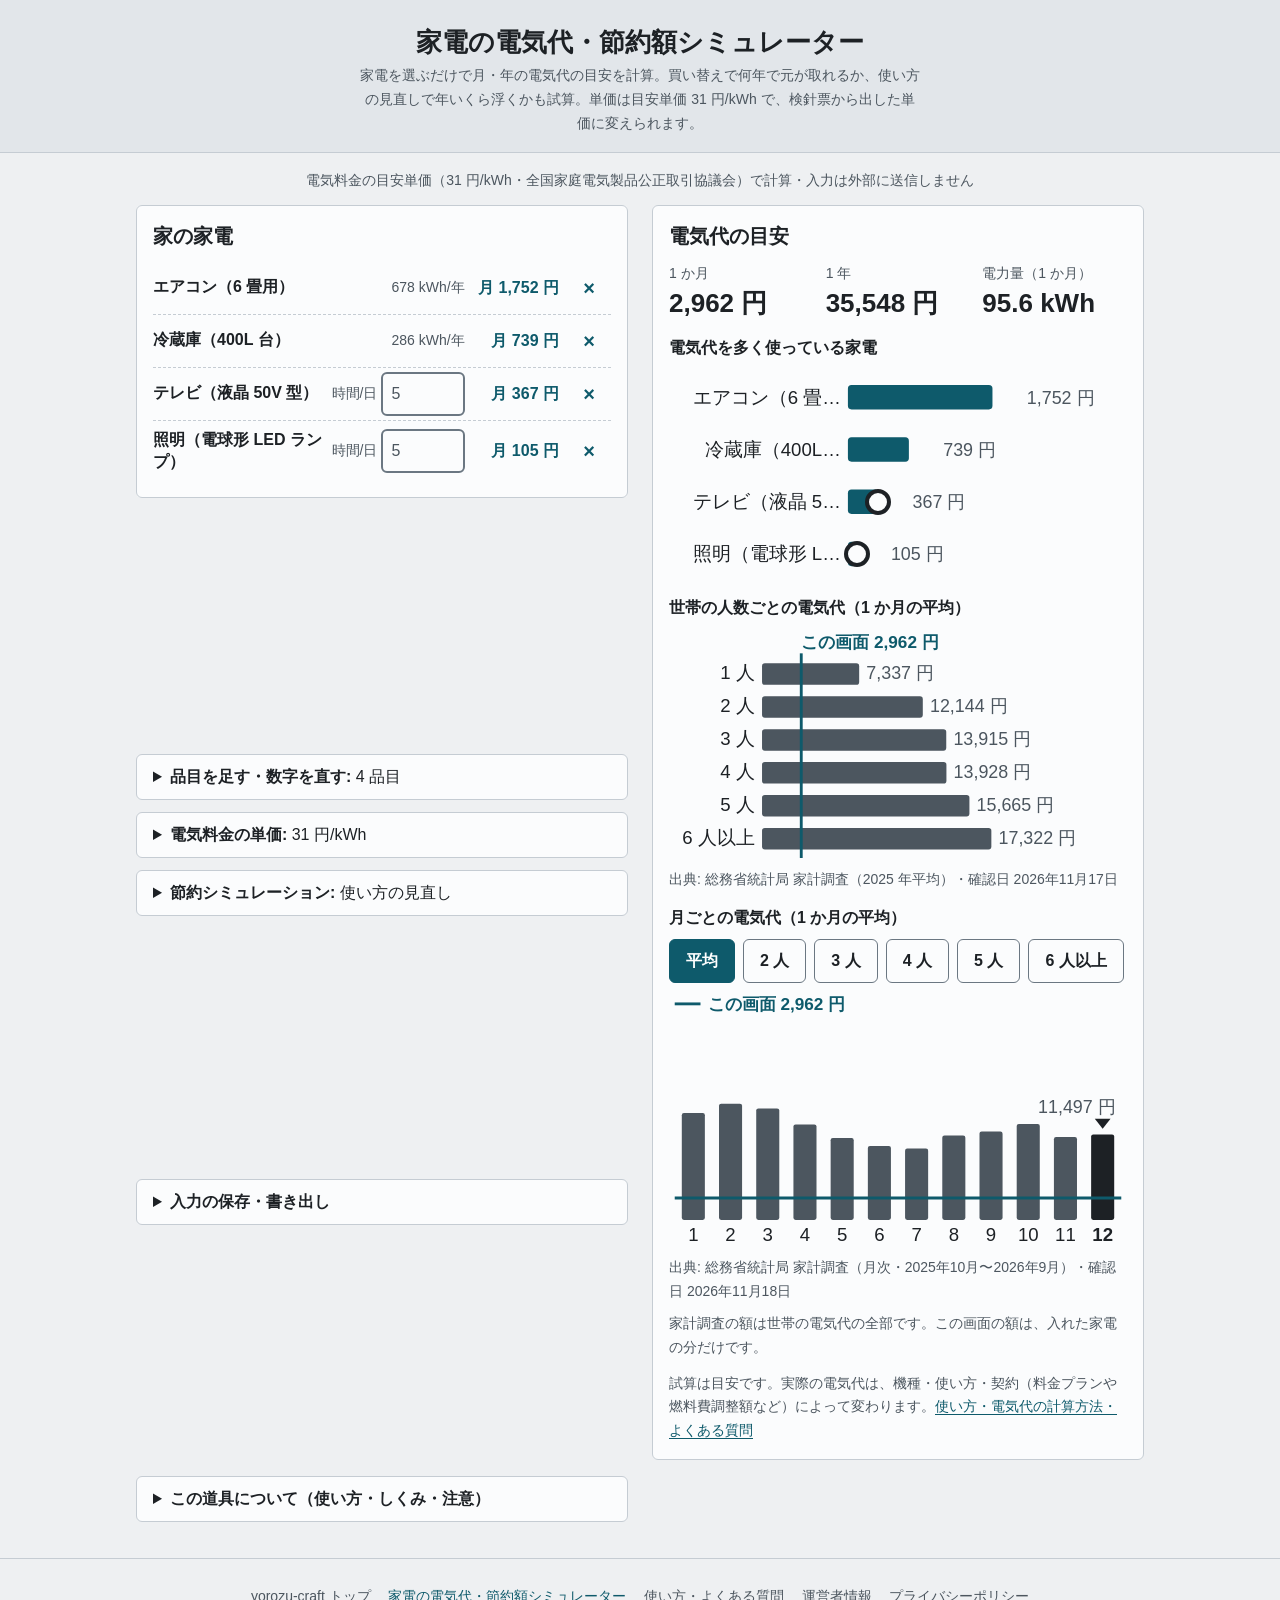
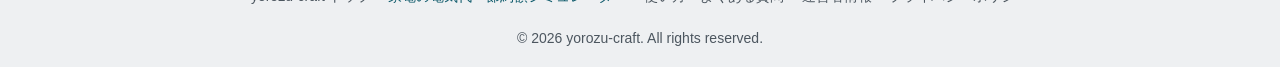
<file: index.html>
<!DOCTYPE html>
<html lang="ja">
<head>
  <meta charset="UTF-8">
  <meta name="viewport" content="width=device-width, initial-scale=1.0">
  <title>家電の電気代・節約額シミュレーター｜yorozu-craft</title>
  <meta name="description" content="家電を選ぶだけで月・年の電気代の目安を計算。買い替えで何年で元が取れるか、使い方の見直しで年いくら浮くかも試算。単価は目安単価 31 円/kWh で、検針票から出した単価に変えられます。">
  <meta name="robots" content="index, follow">
  <link rel="canonical" href="https://yorozu-craft.com/denki-dai/">

  <meta property="og:title" content="家電の電気代・節約額シミュレーター｜yorozu-craft">
  <meta property="og:description" content="家電を選ぶだけで月・年の電気代の目安を計算。買い替えで何年で元が取れるか、使い方の見直しで年いくら浮くかも試算。単価は目安単価 31 円/kWh で、検針票から出した単価に変えられます。">
  <meta property="og:type" content="website">
  <meta property="og:url" content="https://yorozu-craft.com/denki-dai/">
  <meta property="og:site_name" content="yorozu-craft">
  <meta property="og:locale" content="ja_JP">
  <meta property="og:image" content="https://yorozu-craft.com/denki-dai/og-image.png">
  <meta property="og:image:width" content="1200">
  <meta property="og:image:height" content="630">
  <meta name="twitter:card" content="summary_large_image">
  <meta name="theme-color" content="#eef0f2" media="(prefers-color-scheme: light)">
  <meta name="theme-color" content="#15191d" media="(prefers-color-scheme: dark)">

  <script type="application/ld+json">
  {
    "@context": "https://schema.org",
    "@type": "WebApplication",
    "name": "家電の電気代・節約額シミュレーター",
    "description": "家電を選ぶだけで月・年の電気代の目安を計算。買い替えで何年で元が取れるか、使い方の見直しで年いくら浮くかも試算。単価は目安単価 31 円/kWh で、検針票から出した単価に変えられます。",
    "url": "https://yorozu-craft.com/denki-dai/",
    "applicationCategory": "UtilitiesApplication",
    "operatingSystem": "All",
    "offers": { "@type": "Offer", "price": "0", "priceCurrency": "JPY" },
    "inLanguage": "ja"
  }
  </script>

  <!-- Google AdSense: サイト所有確認の meta だけ。AdSense 審査が通るまで本文の薄いページは広告 script を外す（2026-10-04）。通ったら本文を足してから戻す -->
  <meta name="google-adsense-account" content="ca-pub-5375267956079717">

  <link rel="icon" href="./favicon.svg" type="image/svg+xml">
  <link rel="manifest" href="/manifest.webmanifest">
  <link rel="apple-touch-icon" href="./apple-touch-icon.png">
  <link rel="stylesheet" href="./style.css">
  <!-- 家電の行は main.js で描くので、描き終わるまで本体を見えなくしてレイアウトのずれ（CLS）を防ぐ。3 秒たったら必ず見せる -->
  <script>document.documentElement.classList.add('js-loading');setTimeout(function(){document.documentElement.classList.remove('js-loading');},3000);</script>
</head>
<body>

  <!-- 上端の固定バー（SCREEN.md 1.1・D59）。結果が画面の外にあるときだけ screen.js が出す。読み込み時は hidden -->
  <div class="fixed-bar" id="fixbar" role="status" hidden>
    <a href="#result-card"><span id="fixbar-text"></span> ▸ 結果へ</a>
  </div>

  <header class="app-header">
    <h1>家電の電気代・節約額シミュレーター</h1>
    <p class="subtitle">家電を選ぶだけで月・年の電気代の目安を計算。買い替えで何年で元が取れるか、使い方の見直しで年いくら浮くかも試算。単価は目安単価 31 円/kWh で、検針票から出した単価に変えられます。</p>
  </header>

  <main class="app-main">

    <p class="badge" id="asof">電気料金の目安単価（<span id="asof-price">31 円/kWh・全国家庭電気製品公正取引協議会</span>）で計算・入力は外部に送信しません</p>

    <!-- 画面の骨組み「入力 → 結果」（yorozu-plans の docs/SCREEN.md 1.1）。1 家電と使用時間 → 2 結果 → 3 くわしく入れる（details）→ 4 保存・書き出し -->
    <!-- 1. 家の家電（行ごとに使用時間。品目の追加と W・kWh/年・日数・待機電力・台数は結果の後ろの details で直す） -->
    <fieldset class="card req">
      <legend>家の家電</legend>
      <div id="quick" class="quick"></div>
    </fieldset>

    <!-- 2. 結果 -->
    <section class="card result result-card" id="result-card" tabindex="-1" aria-labelledby="h-result" aria-live="polite">
      <h2 id="h-result">電気代の目安</h2>
      <div id="warnings" class="notice" hidden></div>
      <dl class="kpi" id="result-main">
        <div><dt>1 か月</dt><dd class="result-num" id="k-month">—</dd></div>
        <div><dt>1 年</dt><dd class="result-num" id="k-year">—</dd></div>
        <div><dt>電力量（1 か月）</dt><dd class="result-num" id="k-kwh">—</dd></div>
      </dl>
      <h3 class="sub">電気代を多く使っている家電</h3>
      <div id="ranking" class="ranking"></div>
      <h3 class="sub">世帯の人数ごとの電気代（1 か月の平均）</h3>
      <div id="household" class="ranking household"></div>
      <p class="small" id="household-src"></p>
      <h3 class="sub">月ごとの電気代（1 か月の平均）</h3>
      <div class="chips monthly-pick" id="monthly-pick" role="group" aria-label="世帯の人数"></div>
      <div id="monthly" class="ranking household monthly"></div>
      <p class="small" id="monthly-src"></p>
      <p class="small" id="household-note">家計調査の額は世帯の電気代の全部です。この画面の額は、入れた家電の分だけです。</p>
      <p class="small">試算は目安です。実際の電気代は、機種・使い方・契約（料金プランや燃料費調整額など）によって変わります。<a href="./guide.html">使い方・電気代の計算方法・よくある質問</a></p>
    </section>

    <!-- 3. くわしく入れる（summary に今の状態。main.js の updateSummaries） -->
    <div class="opts">
      <details class="card opt" id="opt-items">
        <summary>品目を足す・数字を直す: <span class="opt-state"></span></summary>
        <p class="small">品目を押して足し、行ごとに数字を直します。W（消費電力）と kWh/年（年間消費電力量）は、本体の表示やカタログの値にすると正確になります。</p>
        <div class="chips" id="presets" role="group" aria-label="品目を足す"></div>
        <div id="items" class="items"></div>
      </details>

      <details class="card opt" id="opt-price">
        <summary>電気料金の単価: <span class="opt-state"></span></summary>
        <div class="field">
          <label for="unit-price">1kWh あたりの単価（円）</label>
          <p class="hint">検針票の「請求額 ÷ 使用量（kWh）」で、ご自宅の単価のだいたいの値が出せます。既定は家電のカタログで使われる目安単価です。</p>
          <div class="with-unit">
            <input type="number" id="unit-price" inputmode="decimal" min="1" max="200" step="0.1">
            <button type="button" class="btn" id="reset-price">目安単価に戻す</button>
          </div>
        </div>
      </details>

      <!-- 節約 -->
      <details class="card opt" id="opt-save">
        <summary>節約シミュレーション: <span class="opt-state"></span></summary>
        <div class="tabs" role="tablist" aria-label="節約の方法">
          <button type="button" role="tab" id="tab-usage" aria-controls="panel-usage" aria-selected="true">使い方の見直し</button>
          <button type="button" role="tab" id="tab-rep" aria-controls="panel-rep" aria-selected="false" tabindex="-1">買い替え</button>
        </div>
        <div id="panel-usage" role="tabpanel" aria-labelledby="tab-usage">
          <div class="field">
            <label for="cut-hours">使用時間を 1 日あたり何時間短くするか</label>
            <select id="cut-hours">
              <option value="0.5">30 分</option>
              <option value="1">1 時間</option>
              <option value="2">2 時間</option>
            </select>
          </div>
          <p class="small">上の家電リストに入っている品目について、節約できる額の大きい順に並べます。エアコン・冷蔵庫などの施策は、資源エネルギー庁の省エネポータルの値（条件つき）です。</p>
          <ol id="tips" class="tips"></ol>
        </div>

        <div id="panel-rep" role="tabpanel" aria-labelledby="tab-rep" hidden>
          <div class="field">
            <label for="rep-method">比べる値</label>
            <select id="rep-method">
              <option value="annual">年間消費電力量（kWh/年。冷蔵庫・エアコンなど）</option>
              <option value="wh">消費電力（W）と使用時間</option>
            </select>
          </div>
          <div class="grid2">
            <div class="field"><label for="rep-old" id="rep-old-label">今の製品</label><input type="number" id="rep-old" inputmode="decimal" min="0" step="1"></div>
            <div class="field"><label for="rep-new" id="rep-new-label">買い替える製品</label><input type="number" id="rep-new" inputmode="decimal" min="0" step="1"></div>
          </div>
          <div class="grid2" id="rep-wh" hidden>
            <div class="field"><label for="rep-hours">1 日の使用時間（時間）</label><input type="number" id="rep-hours" inputmode="decimal" min="0" max="24" step="0.5"></div>
            <div class="field"><label for="rep-days">1 か月の使用日数（日）</label><input type="number" id="rep-days" inputmode="numeric" min="0" max="31" step="1"></div>
          </div>
          <div class="grid2">
            <div class="field"><label for="rep-qty">台数</label><input type="number" id="rep-qty" inputmode="numeric" min="1" max="99" step="1"></div>
            <div class="field"><label for="rep-price">買い替える製品の価格（円）</label><input type="number" id="rep-price" inputmode="numeric" min="0" step="1000"></div>
          </div>
          <dl class="kpi" id="rep-result">
            <div><dt>1 年の電気代の差</dt><dd class="result-num" id="r-saving">—</dd></div>
            <div><dt>元が取れるまで</dt><dd class="result-num" id="r-years">—</dd></div>
          </dl>
          <p class="small" id="r-detail"></p>
          <div class="payback" id="rep-chart" hidden></div>
          <h3 class="sub">買い替えの目安（10 年前の製品との比較）</h3>
          <ul id="rep-hints" class="small-list"></ul>
        </div>
      </details>
    </div>

    <!-- 4. 保存・書き出し -->
    <details class="card opt no-print" id="opt-share">
      <summary>入力の保存・書き出し</summary>
      <div class="btn-row">
        <button type="button" class="btn" id="share">この家電リストを開くリンクをコピー</button>
        <button type="button" class="btn" id="backup-export">ファイルに書き出す</button>
        <button type="button" class="btn" id="backup-import">ファイルから読み込む</button>
        <button type="button" class="btn" data-reset-storage="denki-dai_">保存した内容をすべて消す（初期状態に戻す）</button>
        <input type="file" id="backup-file" accept=".json,application/json" hidden>
      </div>
      <p id="share-msg" class="small" aria-live="polite"></p>
    </details>

    <!-- about-tool: 道具の説明（使い方ページの要約。WRITING 1 章） -->
    <details class="about-tool card opt no-print" id="about-tool">
      <summary>この道具について（使い方・しくみ・注意）</summary>
      <h3>家電の電気代・節約額シミュレーターでわかること</h3>
      <p>家電ごとの消費電力と使う時間から、1 か月・1 年の電気代と、電気代を多く使っている家電の順位を出します。使い方を見直したときに年いくら浮くかと、買い替えたときに何年で元が取れるかも出します。</p>
      <h3>使い方の要点</h3>
      <ul>
        <li>単価の既定は目安単価 31 円/kWh です。検針票があれば「請求額 ÷ 使用量（kWh）」で自宅の単価に直せます。</li>
        <li>品目のボタンで目安の値が入った行を足し、消費電力（W）・使う時間・日数・台数を手元の製品と使い方に合わせて直します。</li>
      </ul>
      <h3>しくみ</h3>
      <p>電力量（kWh）は 消費電力（W）× 1 日の使用時間 × 使用日数 ÷ 1000 で、電気代は電力量 × 単価です。冷蔵庫・エアコンなどはカタログの年間消費電力量 ÷ 12 × 単価で 1 か月分を出します。待機電力は、使っていない時間ぶんを足します。</p>
      <h3>注意</h3>
      <p>試算は目安です。実際の電気代は機種・使い方・契約（料金プランや燃料費調整額など）によって変わります。省エネラベルの「年間の目安電気料金」は 27 円/kWh で計算されています。</p>
    </details>
    <!-- /about-tool -->

  </main>

  <footer class="app-footer">
    <nav class="footer-nav" aria-label="フッターナビゲーション">
      <ul>
        <li><a href="../">yorozu-craft トップ</a></li>
        <li><a href="./" aria-current="page">家電の電気代・節約額シミュレーター</a></li>
        <li><a href="./guide.html">使い方・よくある質問</a></li>
        <li><a href="../about.html">運営者情報</a></li>
        <li><a href="../privacy-policy.html">プライバシーポリシー</a></li>
      </ul>
    </nav>
    <p>&copy; 2026 yorozu-craft. All rights reserved.</p>
  </footer>

  <script src="./used.js"></script>
  <script src="./constants.js"></script>
  <script src="./calc.js"></script>
  <script src="./payback.js"></script>
  <script src="./screen.js"></script>
  <script src="./reset-storage.js"></script>
  <script src="./main.js"></script>
  <!-- Cloudflare Web Analytics（Cookie を使わないアクセス解析） --><script type='module' src='https://static.cloudflareinsights.com/beacon.min.js' data-cf-beacon='{"token": "b79bf821e1fd4b6683866d493b1de426"}'></script><!-- End Cloudflare Web Analytics -->
</body>
</html>
</file>
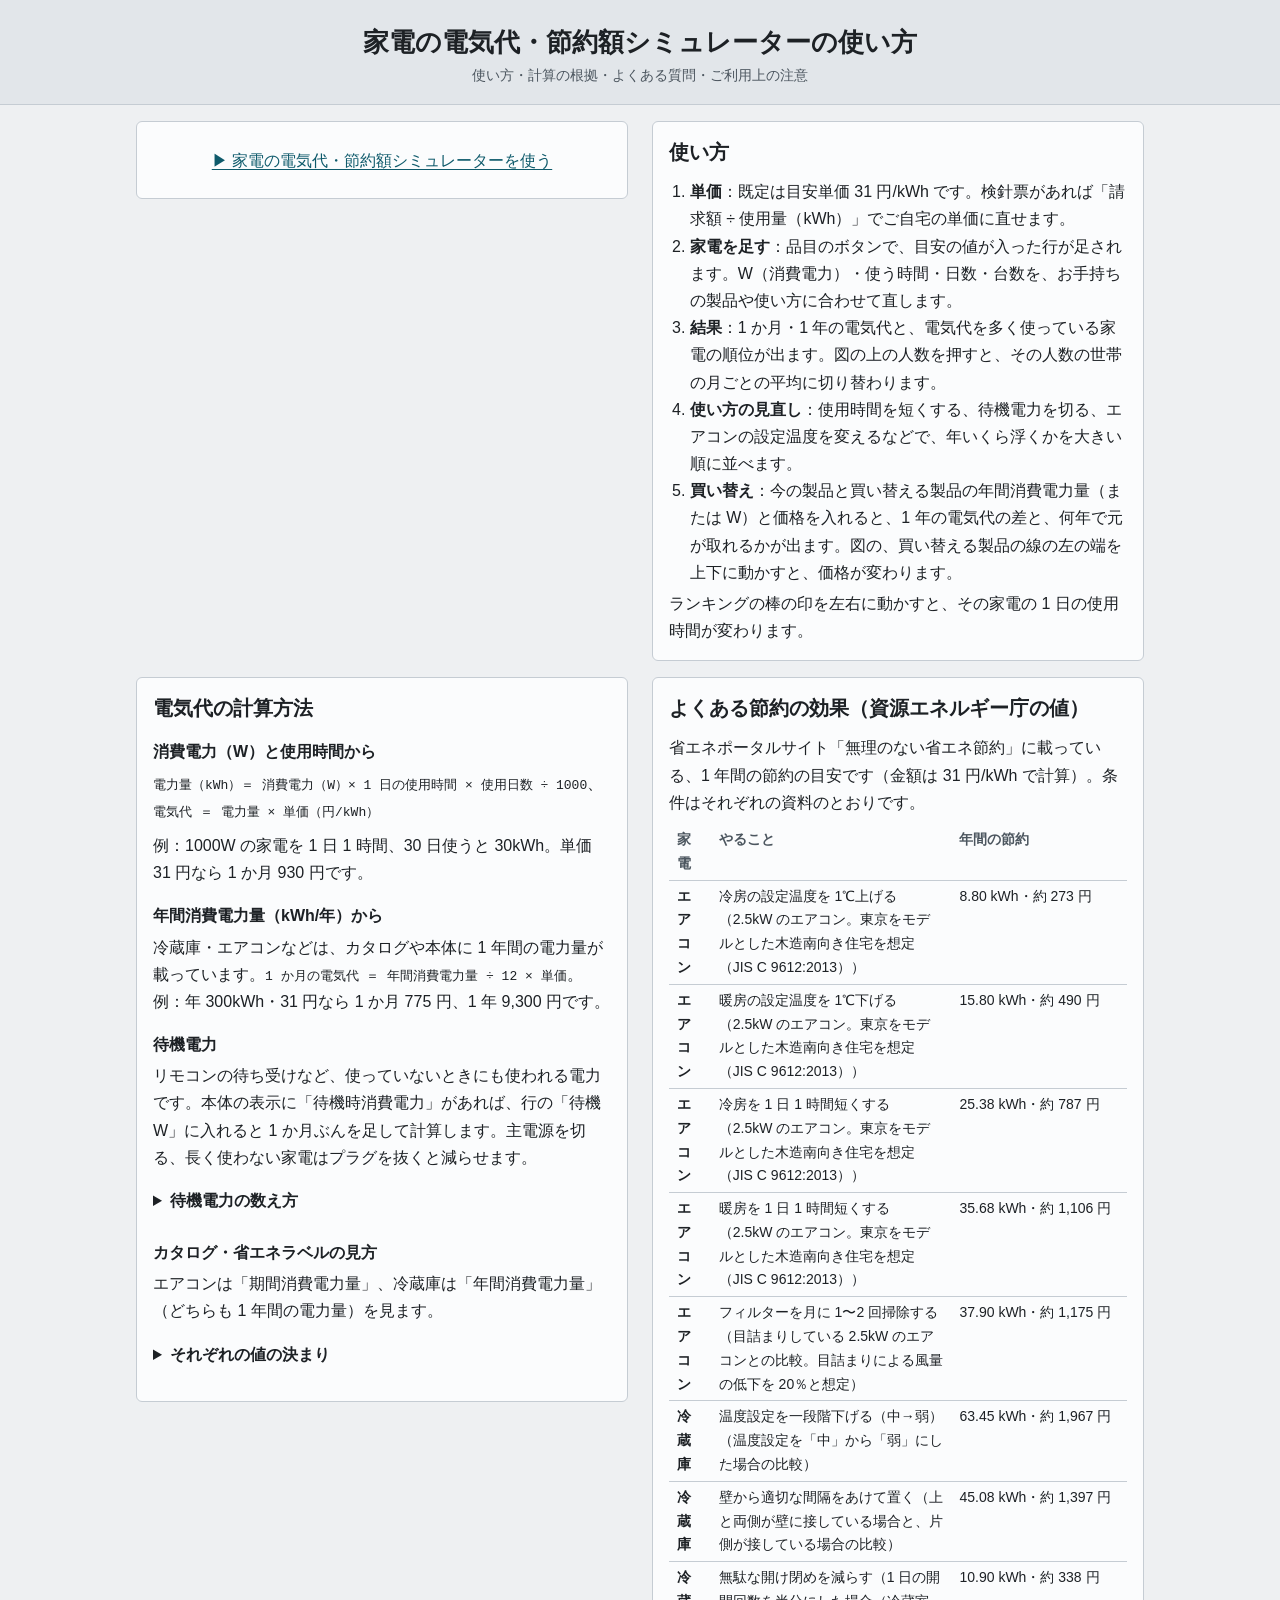
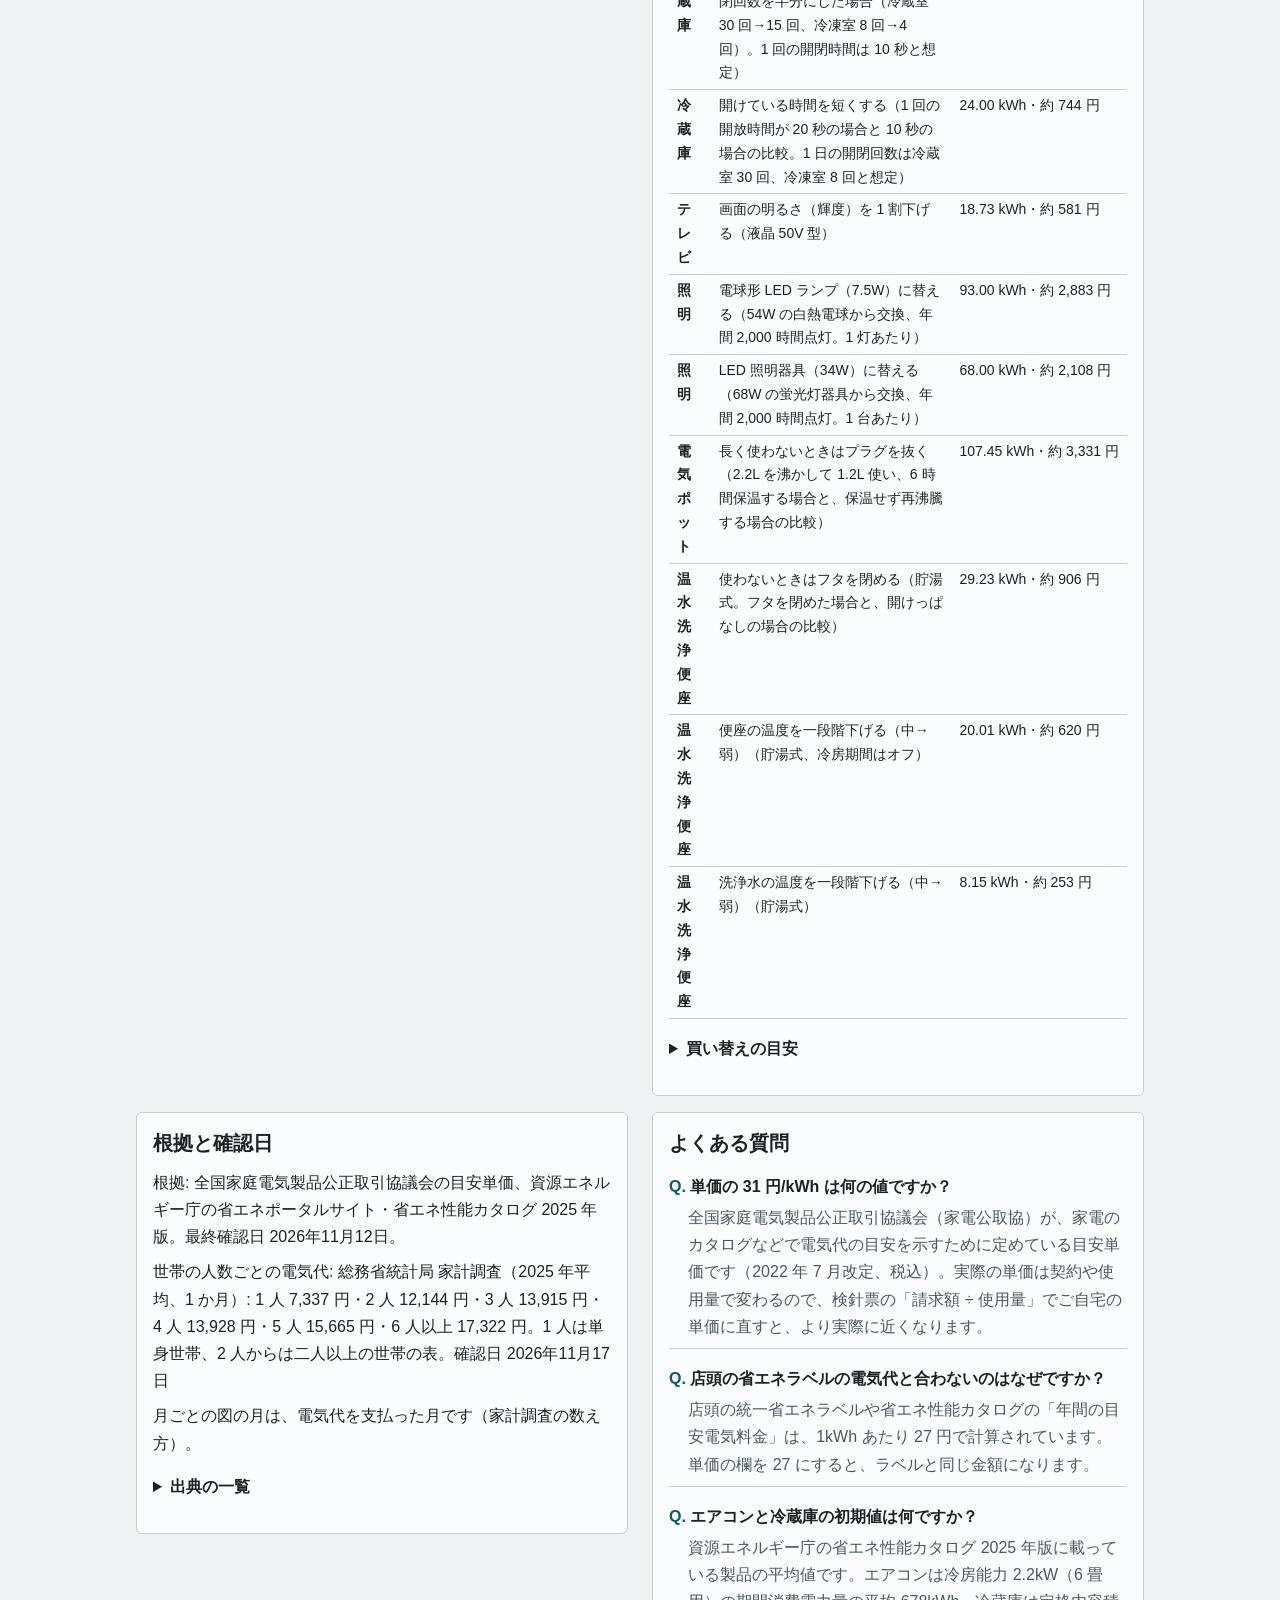
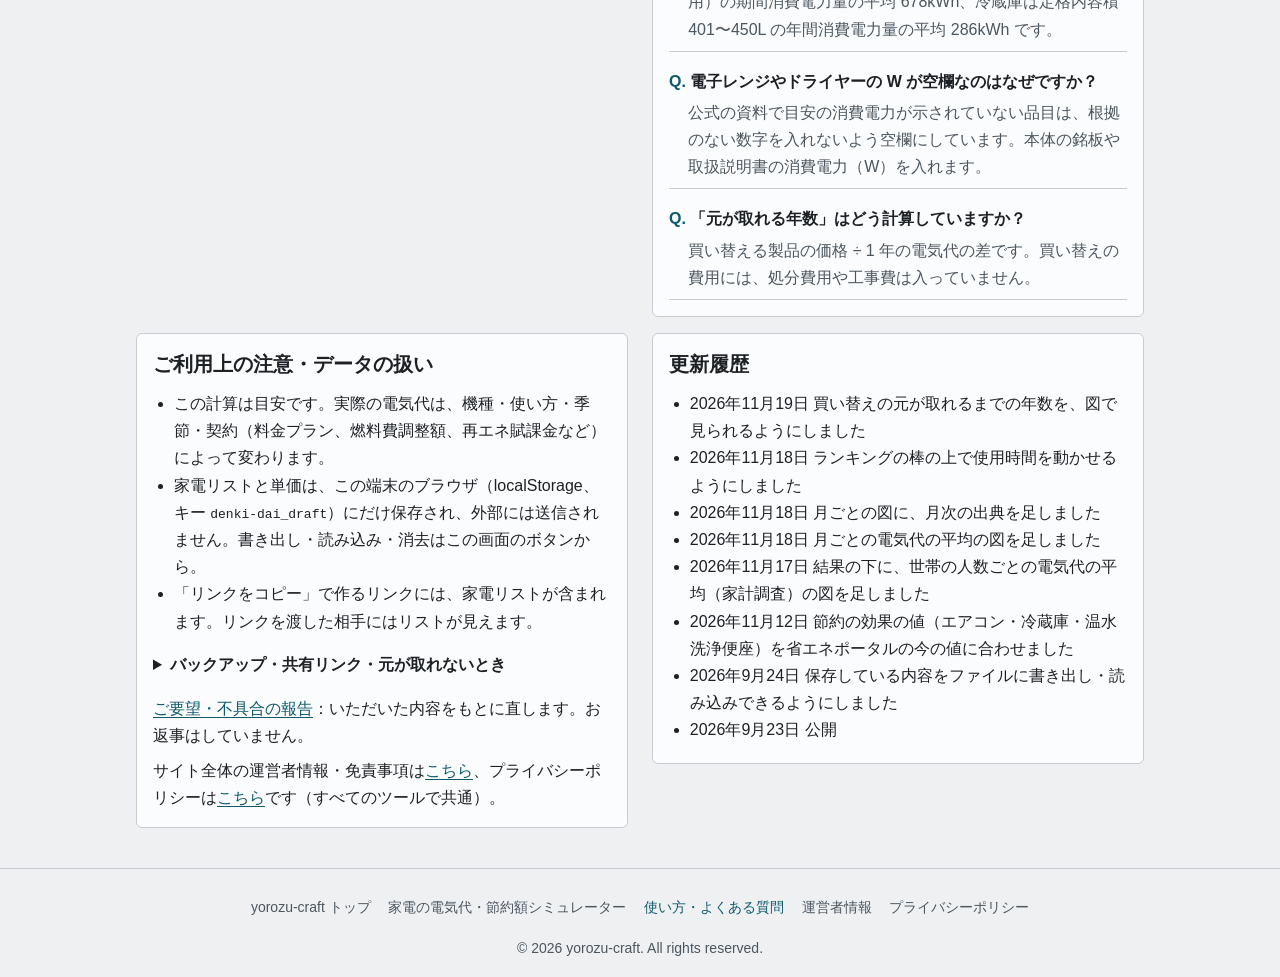
<file: guide.html>
<!DOCTYPE html>
<html lang="ja">
<head>
  <meta charset="UTF-8">
  <meta name="viewport" content="width=device-width, initial-scale=1.0">
  <title>家電の電気代の計算方法と節約の効果・使い方｜家電の電気代・節約額シミュレーター｜yorozu-craft</title>
  <meta name="description" content="家電の電気代の計算方法（W×時間、年間消費電力量）、目安単価31円/kWhと省エネラベル27円の違い、エアコン・冷蔵庫・照明などの節約の効果（資源エネルギー庁の値）と、シミュレーターの使い方。">
  <meta name="robots" content="index, follow">
  <link rel="canonical" href="https://yorozu-craft.com/denki-dai/guide.html">

  <meta property="og:title" content="家電の電気代の計算方法と節約の効果・使い方｜家電の電気代・節約額シミュレーター">
  <meta property="og:description" content="家電の電気代の計算方法（W×時間、年間消費電力量）、目安単価31円/kWhと省エネラベル27円の違い、エアコン・冷蔵庫・照明などの節約の効果（資源エネルギー庁の値）と、シミュレーターの使い方。">
  <meta property="og:type" content="article">
  <meta property="og:url" content="https://yorozu-craft.com/denki-dai/guide.html">
  <meta property="og:site_name" content="yorozu-craft">
  <meta property="og:locale" content="ja_JP">
  <meta property="og:image" content="https://yorozu-craft.com/denki-dai/og-image.png">
  <meta property="og:image:width" content="1200">
  <meta property="og:image:height" content="630">
  <meta name="twitter:card" content="summary_large_image">

  <!-- よくある質問（下の #faq と内容をそろえる） -->
  <script type="application/ld+json">
  {
    "@context": "https://schema.org",
    "@type": "FAQPage",
    "mainEntity": [
      {
        "@type": "Question",
        "name": "単価の 31 円/kWh は何の値ですか？",
        "acceptedAnswer": {
          "@type": "Answer",
          "text": "全国家庭電気製品公正取引協議会（家電公取協）が、家電のカタログなどで電気代の目安を示すために定めている目安単価です（2022 年 7 月改定、税込）。実際の単価は契約や使用量で変わるので、検針票の「請求額 ÷ 使用量」でご自宅の単価に直すと、より実際に近くなります。"
        }
      },
      {
        "@type": "Question",
        "name": "店頭の省エネラベルの電気代と合わないのはなぜですか？",
        "acceptedAnswer": {
          "@type": "Answer",
          "text": "店頭の統一省エネラベルや省エネ性能カタログの「年間の目安電気料金」は、1kWh あたり 27 円で計算されています。単価の欄を 27 にすると、ラベルと同じ金額になります。"
        }
      },
      {
        "@type": "Question",
        "name": "エアコンと冷蔵庫の初期値は何ですか？",
        "acceptedAnswer": {
          "@type": "Answer",
          "text": "資源エネルギー庁の省エネ性能カタログ 2025 年版に載っている製品の平均値です。エアコンは冷房能力 2.2kW（6 畳用）の期間消費電力量の平均 678kWh、冷蔵庫は定格内容積 401〜450L の年間消費電力量の平均 286kWh です。"
        }
      },
      {
        "@type": "Question",
        "name": "電子レンジやドライヤーの W が空欄なのはなぜですか？",
        "acceptedAnswer": {
          "@type": "Answer",
          "text": "公式の資料で目安の消費電力が示されていない品目は、根拠のない数字を入れないよう空欄にしています。本体の銘板や取扱説明書の消費電力（W）を入れます。"
        }
      },
      {
        "@type": "Question",
        "name": "「元が取れる年数」はどう計算していますか？",
        "acceptedAnswer": {
          "@type": "Answer",
          "text": "買い替える製品の価格 ÷ 1 年の電気代の差です。買い替えの費用には、処分費用や工事費は入っていません。"
        }
      }
    ]
  }
  </script>

  <!-- Google AdSense（サイト所有確認 + 広告配信スクリプト） -->
  <meta name="google-adsense-account" content="ca-pub-5375267956079717">
  <script async src="https://pagead2.googlesyndication.com/pagead/js/adsbygoogle.js?client=ca-pub-5375267956079717"
     crossorigin="anonymous"></script>

  <link rel="icon" href="./favicon.svg" type="image/svg+xml">
  <link rel="manifest" href="/manifest.webmanifest">
  <link rel="apple-touch-icon" href="./apple-touch-icon.png">
  <link rel="stylesheet" href="./style.css">
</head>
<body>

  <header class="app-header">
    <h1>家電の電気代・節約額シミュレーターの使い方</h1>
    <p class="subtitle">使い方・計算の根拠・よくある質問・ご利用上の注意</p>
  </header>

  <main class="app-main">

    <p class="card center"><a href="./">▶ 家電の電気代・節約額シミュレーターを使う</a></p>


    <article class="card content" id="howto">
      <h2>使い方</h2>
      <ol>
        <li><strong>単価</strong>：既定は目安単価 31 円/kWh です。検針票があれば「請求額 ÷ 使用量（kWh）」でご自宅の単価に直せます。</li>
        <li><strong>家電を足す</strong>：品目のボタンで、目安の値が入った行が足されます。W（消費電力）・使う時間・日数・台数を、お手持ちの製品や使い方に合わせて直します。</li>
        <li><strong>結果</strong>：1 か月・1 年の電気代と、電気代を多く使っている家電の順位が出ます。図の上の人数を押すと、その人数の世帯の月ごとの平均に切り替わります。</li>
        <li><strong>使い方の見直し</strong>：使用時間を短くする、待機電力を切る、エアコンの設定温度を変えるなどで、年いくら浮くかを大きい順に並べます。</li>
        <li><strong>買い替え</strong>：今の製品と買い替える製品の年間消費電力量（または W）と価格を入れると、1 年の電気代の差と、何年で元が取れるかが出ます。図の、買い替える製品の線の左の端を上下に動かすと、価格が変わります。</li>
      </ol>
      <p>ランキングの棒の印を左右に動かすと、その家電の 1 日の使用時間が変わります。</p>
    </article>

    <article class="card content" id="calc">
      <h2>電気代の計算方法</h2>
      <h3>消費電力（W）と使用時間から</h3>
      <p><code>電力量（kWh）＝ 消費電力（W）× 1 日の使用時間 × 使用日数 ÷ 1000</code>、<code>電気代 ＝ 電力量 × 単価（円/kWh）</code></p>
      <p>例：1000W の家電を 1 日 1 時間、30 日使うと 30kWh。単価 31 円なら 1 か月 930 円です。</p>
      <h3>年間消費電力量（kWh/年）から</h3>
      <p>冷蔵庫・エアコンなどは、カタログや本体に 1 年間の電力量が載っています。<code>1 か月の電気代 ＝ 年間消費電力量 ÷ 12 × 単価</code>。例：年 300kWh・31 円なら 1 か月 775 円、1 年 9,300 円です。</p>
      <h3>待機電力</h3>
      <p>リモコンの待ち受けなど、使っていないときにも使われる電力です。本体の表示に「待機時消費電力」があれば、行の「待機 W」に入れると 1 か月ぶんを足して計算します。主電源を切る、長く使わない家電はプラグを抜くと減らせます。</p>
      <details>
        <summary>待機電力の数え方</summary>
        <p>待機電力（W）を入れると、1 か月（365÷12 日）の全時間から使っている時間を引いた時間ぶんを数えます。使わない日もコンセントに差したままの状態を想定しています。</p>
      </details>

      <h3 id="catalog">カタログ・省エネラベルの見方</h3>
      <p>エアコンは「期間消費電力量」、冷蔵庫は「年間消費電力量」（どちらも 1 年間の電力量）を見ます。</p>
      <details>
        <summary>それぞれの値の決まり</summary>
      <ul>
        <li><strong>エアコンの「期間消費電力量」</strong>：東京の気候・決められた条件で 1 年間（冷房期間と暖房期間）使ったときの電力量です。同じ省エネ性能でも、冷房能力（kW）が大きいほど多くなります。部屋の広さに合った能力を選ぶのが省エネの基本です。</li>
        <li><strong>冷蔵庫の「年間消費電力量」</strong>：JIS で決められた方法で測った 1 年間の電力量です。容量が大きいほど増える傾向ですが、省エネ性能の高い大型のほうが少ないこともあります。</li>
        <li><strong>「年間の目安電気料金」</strong>：統一省エネラベル・省エネ性能カタログでは 1kWh あたり 27 円（税込）で計算されています。このツールの既定（家電公取協の 31 円）とは単価が違うため、ラベルと金額を合わせたいときは単価を 27 にしてください。</li>
      </ul>
      </details>
    </article>

    <article class="card content" id="effects">
      <h2>よくある節約の効果（資源エネルギー庁の値）</h2>
      <p>省エネポータルサイト「無理のない省エネ節約」に載っている、1 年間の節約の目安です（金額は 31 円/kWh で計算）。条件はそれぞれの資料のとおりです。</p>
      <div class="table-wrap"><table class="tbl" id="effects-table">
        <thead><tr><th scope="col">家電</th><th scope="col">やること</th><th scope="col">年間の節約</th></tr></thead>
        <tbody></tbody>
      </table></div>
      <details>
        <summary>買い替えの目安</summary>
      <p class="small">買い替えの目安（省エネポータル「機器の買換で省エネ節約」）：冷蔵庫は 10 年前と比べて約 15〜24%、エアコンは約 13%、温水洗浄便座は約 9% の省エネ。電球形 LED ランプは白熱電球と比べて約 86% の省エネです。</p>
      </details>
    </article>

    <article class="card content" id="basis">
      <h2>根拠と確認日</h2>
      <p>根拠: 全国家庭電気製品公正取引協議会の目安単価、資源エネルギー庁の省エネポータルサイト・省エネ性能カタログ 2025 年版。最終確認日 <time datetime="" id="checked"></time>。</p>
      <p id="household-basis"></p>
      <p>月ごとの図の月は、電気代を支払った月です（家計調査の数え方）。</p>
      <details>
        <summary>出典の一覧</summary>
        <ul id="sources"></ul>
        <p class="small">目安単価や資料の値は改定されることがあります。年に 1 回、出典を確認し直します。</p>
      </details>
    </article>

    <article class="card content" id="faq">
      <h2>よくある質問</h2>
      <dl class="faq">
        <dt>単価の 31 円/kWh は何の値ですか？</dt>
        <dd>全国家庭電気製品公正取引協議会（家電公取協）が、家電のカタログなどで電気代の目安を示すために定めている目安単価です（2022 年 7 月改定、税込）。実際の単価は契約や使用量で変わるので、検針票の「請求額 ÷ 使用量」でご自宅の単価に直すと、より実際に近くなります。</dd>
        <dt>店頭の省エネラベルの電気代と合わないのはなぜですか？</dt>
        <dd>店頭の統一省エネラベルや省エネ性能カタログの「年間の目安電気料金」は、1kWh あたり 27 円で計算されています。単価の欄を 27 にすると、ラベルと同じ金額になります。</dd>
        <dt>エアコンと冷蔵庫の初期値は何ですか？</dt>
        <dd>資源エネルギー庁の省エネ性能カタログ 2025 年版に載っている製品の平均値です。エアコンは冷房能力 2.2kW（6 畳用）の期間消費電力量の平均 678kWh、冷蔵庫は定格内容積 401〜450L の年間消費電力量の平均 286kWh です。</dd>
        <dt>電子レンジやドライヤーの W が空欄なのはなぜですか？</dt>
        <dd>公式の資料で目安の消費電力が示されていない品目は、根拠のない数字を入れないよう空欄にしています。本体の銘板や取扱説明書の消費電力（W）を入れます。</dd>
        <dt>「元が取れる年数」はどう計算していますか？</dt>
        <dd>買い替える製品の価格 ÷ 1 年の電気代の差です。買い替えの費用には、処分費用や工事費は入っていません。</dd>
      </dl>
    </article>

    <!-- README「ツールを追加するとき」8: ツール固有の注意・データの扱いはここに書く -->
    <article class="card content" id="notes">
      <h2>ご利用上の注意・データの扱い</h2>
      <ul>
        <li>この計算は目安です。実際の電気代は、機種・使い方・季節・契約（料金プラン、燃料費調整額、再エネ賦課金など）によって変わります。</li>
        <li>家電リストと単価は、この端末のブラウザ（localStorage、キー <code>denki-dai_draft</code>）にだけ保存され、外部には送信されません。書き出し・読み込み・消去はこの画面のボタンから。</li>
        <li>「リンクをコピー」で作るリンクには、家電リストが含まれます。リンクを渡した相手にはリストが見えます。</li>
      </ul>
      <details>
        <summary>バックアップ・共有リンク・元が取れないとき</summary>
        <ul>
          <li><strong>バックアップ</strong>：「ファイルに書き出す」で、家電リストと単価を JSON ファイルにできます。ファイルはこの端末の中で作り、どこにも送信しません。機種変更のときやブラウザのデータを消す前に書き出しておき、新しい端末ではファイルを移して「ファイルから読み込む」で戻します（今の内容はファイルの内容に置き換わります）。</li>
          <li><strong>共有リンク</strong>：リストは URL の「#」以降に入っているため、リンクを開いても当サイトのサーバーには送信されません。</li>
          <li><strong>元が取れる年数</strong>：電気代が下がらない（差が 0 以下の）ときは「元は取れない」と表示します。</li>
        </ul>
      </details>
      <p><a href="/post/?from=/denki-dai/guide.html">ご要望・不具合の報告</a>：いただいた内容をもとに直します。お返事はしていません。</p>
      <p>サイト全体の運営者情報・免責事項は<a href="../about.html">こちら</a>、プライバシーポリシーは<a href="../privacy-policy.html">こちら</a>です（すべてのツールで共通）。</p>
    </article>

    <article class="card content" id="changelog">
      <h2>更新履歴</h2>
      <ul>
        <li><time datetime="2026-11-19">2026年11月19日</time> 買い替えの元が取れるまでの年数を、図で見られるようにしました</li>
        <li><time datetime="2026-11-18">2026年11月18日</time> ランキングの棒の上で使用時間を動かせるようにしました</li>
        <li><time datetime="2026-11-18">2026年11月18日</time> 月ごとの図に、月次の出典を足しました</li>
        <li><time datetime="2026-11-18">2026年11月18日</time> 月ごとの電気代の平均の図を足しました</li>
        <li><time datetime="2026-11-17">2026年11月17日</time> 結果の下に、世帯の人数ごとの電気代の平均（家計調査）の図を足しました</li>
        <li><time datetime="2026-11-12">2026年11月12日</time> 節約の効果の値（エアコン・冷蔵庫・温水洗浄便座）を省エネポータルの今の値に合わせました</li>
        <li><time datetime="2026-09-24">2026年9月24日</time> 保存している内容をファイルに書き出し・読み込みできるようにしました</li>
        <li><time datetime="2026-09-23">2026年9月23日</time> 公開</li>
      </ul>
    </article>

  </main>

  <footer class="app-footer">
    <nav class="footer-nav" aria-label="フッターナビゲーション">
      <ul>
        <li><a href="../">yorozu-craft トップ</a></li>
        <li><a href="./">家電の電気代・節約額シミュレーター</a></li>
        <li><a href="./guide.html" aria-current="page">使い方・よくある質問</a></li>
        <li><a href="../about.html">運営者情報</a></li>
        <li><a href="../privacy-policy.html">プライバシーポリシー</a></li>
      </ul>
    </nav>
    <p>&copy; 2026 yorozu-craft. All rights reserved.</p>
  </footer>

  <script src="./constants.js"></script>
  <script>
    // 出典・確認日・節約の効果の表は constants.js（画面と同じもの）から出す
    (function () {
      var K = window.Constants, ul = document.getElementById('sources');
      Object.keys(K.SOURCES).forEach(function (k) {
        if (k === 'user') return;
        var x = K.SOURCES[k], li = document.createElement('li'), a = document.createElement('a');
        a.href = x.url; a.rel = 'noopener'; a.target = '_blank'; a.textContent = x.publisher + '「' + x.label + '」';
        li.appendChild(a); if (x.note) li.appendChild(document.createTextNode('：' + x.note)); else li.className = 'link-row';
        ul.appendChild(li);
      });
      var NAMES = { aircon: 'エアコン', fridge: '冷蔵庫', tv: 'テレビ', incandescent: '照明', fluorescent: '照明', pot: '電気ポット', toilet: '温水洗浄便座' };
      var tb = document.querySelector('#effects-table tbody');
      Object.keys(K.TIPS).forEach(function (kind) {
        K.TIPS[kind].forEach(function (t) {
          var tr = document.createElement('tr');
          [NAMES[kind] || kind, t.label + '（' + t.condition + '）', t.kwhYear.toFixed(2) + ' kWh・約 ' + Math.round(t.kwhYear * K.UNIT_PRICE.value).toLocaleString('ja-JP') + ' 円'].forEach(function (v, i) {
            var c = document.createElement(i === 0 ? 'th' : 'td'); if (i === 0) c.scope = 'row'; c.textContent = v; tr.appendChild(c);
          });
          tb.appendChild(tr);
        });
      });
      var H = K.HOUSEHOLD, hc = H.checked.split('-');
      document.getElementById('household-basis').textContent = '世帯の人数ごとの電気代: 総務省統計局 家計調査（' + H.year + ' 年平均、1 か月）: ' +
        H.rows.map(function (r) { return r.label + ' ' + r.yen.toLocaleString('ja-JP') + ' 円'; }).join('・') +
        '。1 人は単身世帯、2 人からは二人以上の世帯の表。確認日 ' + hc[0] + '年' + (+hc[1]) + '月' + (+hc[2]) + '日';
      var d = K.CHECKED.split('-'), t = document.getElementById('checked');
      t.dateTime = K.CHECKED; t.textContent = d[0] + '年' + (+d[1]) + '月' + (+d[2]) + '日';
    })();
  </script>
  <!-- Cloudflare Web Analytics（Cookie を使わないアクセス解析） --><script type='module' src='https://static.cloudflareinsights.com/beacon.min.js' data-cf-beacon='{"token": "b79bf821e1fd4b6683866d493b1de426"}'></script><!-- End Cloudflare Web Analytics -->
</body>
</html>
</file>
<file: style.css>
/* ===========================
   家電の電気代・節約額シミュレーター — yorozu-craft 共通の和紙風の配色
   色はトークン（--bg / --card / --text / --muted / --accent / --border）だけを使う。
   ダークモードは端末の設定に自動で合わせる（prefers-color-scheme。手動切替は付けない）
   =========================== */
/* yorozu-common:begin v2 — サイト共通の土台と皮。正本は youheioonuki.github.io の tools/common/v2/base.css と skin.css（yorozu-plans DESIGN.md）。
   この begin〜end の間は手で直さない（tools/sync-common.mjs で全ツールに配る。ツール固有の上書きは end の後に書く） */
/* yorozu-common v2 土台の層（yorozu-plans ROADMAP 7.98 D369、DESIGN.md）。すべてのページ（見せる・遊ぶ・世界を持つページも）に当てる。
   見た目（色・字・面）は持たない: リセット、押せる高さ、フォーカスの輪、入力の字の大きさ、読み上げの隠し字、動きを減らす設定、印刷で広告を出さない。
   色の値は各ページか共通の皮（skin.css）が --focus-ring・--focus・--muted・--error を決める。無ければ下の既定
   出どころ（v1 から引き継ぎ。2026-10-03 確認、yorozu-plans 企画書 59）: デジタル庁デザインシステム https://design.digital.go.jp/dads/ のコンテンツを加工して作成
   （フォーカスの輪・字の大きさの下限・入力欄のエラー表示。値は @digital-go-jp/design-tokens 2.0.1、MIT, (c) 2023 デジタル庁）。
   GOV.UK Frontend 6.5.1（MIT, (c) Crown copyright）の考え方: visually-hidden、エラーの文の前に読み上げ用の語 */
:root { --tap: 44px; --sp-1: 0.25rem; --sp-2: 0.5rem; --sp-3: 0.75rem; --sp-4: 1rem; --sp-6: 1.5rem; --sp-8: 2rem; --fs-s: 0.875rem; --fs-m: 1rem; --fs-l: 1.25rem; --fs-xl: 1.625rem; }
*, *::before, *::after { box-sizing: border-box; margin: 0; padding: 0; }
[hidden] { display: none !important; }
html { -webkit-text-size-adjust: 100%; text-size-adjust: 100%; }
:where(a, button, input, select, textarea, summary, [tabindex]):focus-visible {
  outline: 4px solid var(--focus-ring, #000); outline-offset: 2px; box-shadow: 0 0 0 2px var(--focus, #ffd43d);
}
@media (forced-colors: active) { :where(a, button, input, select, textarea, summary):focus-visible { outline-color: Highlight; } }
:where(input, select, textarea, button) { font: inherit; color: inherit; }
:where(input:not([type="checkbox"]):not([type="radio"]):not([type="range"]), select, textarea) { font-size: max(1rem, 16px); }
:where(button, summary, [role="button"]) { min-height: var(--tap); }
/* 1 つだけで置くリンク（nav の並び、使い方から道具へ戻るカード、言語の切り替え、パンくず）も押せる高さに。文中のリンクは対象外（WCAG 2.5.8。K192 の全巡回） */
:where(nav li > a, p.card > a:only-child, .lang-switch a, .crumb a) { display: inline-flex; align-items: center; justify-content: center; min-height: var(--tap); min-width: var(--tap); }
[aria-invalid="true"] { border-color: var(--error, #ce0000) !important; }
.field-error { color: var(--error, #ce0000); font-weight: 700; margin-top: var(--sp-1); }
.visually-hidden {
  position: absolute !important; width: 1px !important; height: 1px !important; margin: 0 !important; padding: 0 !important;
  overflow: hidden !important; clip-path: inset(50%) !important; white-space: nowrap !important; border: 0 !important;
}
@media (prefers-reduced-motion: reduce) { *, *::before, *::after { animation-duration: 0.01ms !important; animation-iteration-count: 1 !important; transition-duration: 0.01ms !important; scroll-behavior: auto !important; } }
@media print { ins.adsbygoogle, .google-auto-placed, iframe[id^="aswift"], iframe[id^="google_ads"] { display: none !important; } }
/* yorozu-common v2 共通の皮（B「静かな道具」。yorozu-plans ROADMAP 7.94〜7.99 D364・D366・D369、正典は DESIGN.md）。
   当てるのは計算・制度・道具・読み物・案内（docs/content-classes.csv の「皮」が「共通」）。base.css の後、ページ自身の CSS の前に読む（ページが上書きできる）。
   土台だけのページは <html data-skin="base">（CSV の「皮」から機械で付ける）で、この皮はすべて外れる。同じ CSS を共通と土台のページが使っていても出し分けられる。
   どの規則も :where() で詳細度を上げない（トークンは 0、要素の規則は要素 1 つ分のまま）。影・装飾・2 色以上の強調・端末依存の明朝は使わない */
:where(html:not([data-skin="base"])) {
  color-scheme: light dark;
  --bg: #eef0f2; --bg-2: #e2e6ea; --card: #fbfcfd; --text: #1d2125; --muted: #4c565f;
  --accent: #0e5a6b; --accent-soft: #dcecef; --on-accent: #ffffff;
  --border: #c5ccd3; --input-border: #6b7782;
  --error: #ce0000; --ok: #197a4b; --focus: #ffd43d; --focus-ring: #000;
  --font-ui: "Noto Sans JP", "Noto Sans CJK JP", "Hiragino Sans", "Hiragino Kaku Gothic ProN", Meiryo, sans-serif;
  --lh-body: 1.7; --lh-tight: 1.4; --radius: 6px; --line-input: 2px;
}
@media (prefers-color-scheme: dark) {
  :where(html:not([data-skin="base"])) {
    --bg: #15191d; --bg-2: #1c2227; --card: #1a1f24; --text: #e8ecef; --muted: #a8b3bc;
    --accent: #6fc3d4; --accent-soft: #14323a; --on-accent: #0b1a1e;
    --border: #2f373e; --input-border: #7a8792; --error: #ff8a7a; --ok: #6fcf97; --focus: #000; --focus-ring: #ffd43d;
  }
}
:where(html:not([data-skin="base"])) body { font-family: var(--font-ui); background: var(--bg); color: var(--text); line-height: var(--lh-body); font-variant-numeric: tabular-nums; }
:where(html:not([data-skin="base"])) h1 { font-size: var(--fs-xl); font-weight: 800; line-height: var(--lh-tight); }
:where(html:not([data-skin="base"])) h2 { font-size: var(--fs-l); font-weight: 800; line-height: var(--lh-tight); }
:where(html:not([data-skin="base"])) h3 { font-size: var(--fs-m); font-weight: 800; }
:where(html:not([data-skin="base"])) a { color: var(--accent); text-decoration-thickness: 1px; text-underline-offset: 3px; }
@media (hover: hover) { :where(html:not([data-skin="base"])) a:hover { text-decoration-thickness: 3px; } }
:where(html:not([data-skin="base"])) :where(input, textarea)::placeholder { color: var(--muted); opacity: 1; }
/* 部品: 入力の箱 */
:where(html:not([data-skin="base"])) :where(input:not([type="checkbox"]):not([type="radio"]):not([type="range"]), select, textarea) { border: var(--line-input) solid var(--input-border); border-radius: var(--radius); background: var(--card); min-height: var(--tap); padding: var(--sp-1) var(--sp-3); }
:where(html:not([data-skin="base"])) :where(input, select, textarea):focus { border-color: var(--text); }
/* 部品: ボタン（主は塗り、副は線）。線と角丸は .btn を持たない .btn-primary（<a class="btn-primary">）にも当てる（yorozu-plans D695・Q-905） */
:where(html:not([data-skin="base"])) :where(button, .btn, .btn-primary) { border: 1px solid var(--input-border); border-radius: var(--radius); }
:where(html:not([data-skin="base"])) :where(button, .btn) { background: var(--card); color: var(--text); font-weight: 700; padding: 0 var(--sp-4); cursor: pointer; }
:where(html:not([data-skin="base"])) :where(button[type="submit"], .btn-primary) { background: var(--accent); border-color: var(--accent); color: var(--on-accent); }
/* <a> のボタンは a { color } に負けないよう、詳細度を 1 段だけ上げる（D416。主は副の後に書いて勝たせる） */
:where(html:not([data-skin="base"])) a.btn { color: var(--text); }
:where(html:not([data-skin="base"])) a.btn-primary { color: var(--on-accent); }
/* 部品: チップ・面・折りたたみ（開閉の印 ▶ を残すため list-item のまま、高さは上下の余白と土台の min-height で）・結果の数字・注意の帯・固定バー */
:where(html:not([data-skin="base"])) :where(.chip) { display: inline-flex; align-items: center; min-height: var(--tap); min-width: var(--tap); padding: 0 var(--sp-3); border: 1px solid var(--input-border); border-radius: var(--radius); color: var(--text); text-decoration: none; font-weight: 700; }
:where(html:not([data-skin="base"])) :where(.card) { background: var(--card); border: 1px solid var(--border); border-radius: var(--radius); padding: var(--sp-4); }
:where(html:not([data-skin="base"])) :where(details) > summary { padding-block: var(--sp-2); cursor: pointer; font-weight: 700; }
:where(html:not([data-skin="base"])) :where(.result-num, .money, output) { font-size: var(--fs-xl); font-weight: 800; }
:where(html:not([data-skin="base"])) :where(.notice, [data-keep]) { border-left: 4px solid var(--text); background: var(--bg-2); padding: var(--sp-2) var(--sp-3); }
/* 部品: ページの脚（body の直下の footer）の字は 14px（--fs-s。yorozu-plans D695） */
:where(html:not([data-skin="base"])) :where(body > footer) { font-size: var(--fs-s); }
:where(html:not([data-skin="base"])) :where(.fixed-bar) { position: sticky; bottom: 0; background: var(--card); border-top: 1px solid var(--border); padding: var(--sp-2) var(--sp-4); }
/* yorozu-common:end */

/* ヘッダー */
.app-header {
  text-align: center;
  padding: var(--sp-6) var(--sp-4) var(--sp-4);
  background: var(--bg-2);
  border-bottom: 1px solid var(--border);
}
.app-header .subtitle { font-size: var(--fs-s); color: var(--muted); margin-top: var(--sp-1); }
.app-header > p { max-width: 40em; margin-left: auto; margin-right: auto; }

/* レイアウト（スマホは 1 列。PC は下の @media で入力を左・結果を右の 2 列） */
.app-main { max-width: 680px; margin: 0 auto; padding: var(--sp-4); }
.card { margin-bottom: var(--sp-4); }
.card h2 { margin-bottom: var(--sp-3); }
.notice { margin-bottom: var(--sp-4); }

/* 入力（箱の線・面・高さ・字の大きさは皮と土台が持つ） */
.field { margin-bottom: var(--sp-4); }
.field label { display: block; font-weight: 700; margin-bottom: var(--sp-1); }
.field .hint { font-size: var(--fs-s); color: var(--muted); margin-bottom: var(--sp-2); }
.field input[type="number"], .field input[type="text"], .field select { width: 100%; max-width: 16rem; }
.with-unit { display: flex; gap: var(--sp-2); align-items: center; flex-wrap: wrap; }
.field .with-unit input { max-width: 8rem; }
.grid2 { display: grid; grid-template-columns: repeat(auto-fit, minmax(12rem, 1fr)); gap: 0 var(--sp-4); }

/* ボタン（色と線は皮が持つ。この画面は答えが入力のたびに出るので、主ボタンは無い） */
.btn { display: inline-flex; align-items: center; justify-content: center; min-height: var(--tap); text-decoration: none; }
.btn:disabled { opacity: 0.5; cursor: default; }
.btn-row { display: flex; flex-wrap: wrap; gap: var(--sp-2); margin: var(--sp-1) 0 var(--sp-2); }

/* 読みもの（guide.html） */
.content h3 { margin: var(--sp-4) 0 var(--sp-1); }
.content p + p { margin-top: var(--sp-2); }
.content ul, .content ol { padding-left: 1.3rem; margin: var(--sp-1) 0; }
.faq dt { font-weight: 700; margin-top: var(--sp-4); }
.faq dt::before { content: 'Q. '; color: var(--accent); }
.faq dd { color: var(--muted); padding: var(--sp-1) 0 var(--sp-2) 1.2rem; border-bottom: 1px solid var(--border); }
.small { font-size: var(--fs-s); color: var(--muted); margin-top: var(--sp-2); }
.center { text-align: center; }

/* フッター */
.app-footer {
  text-align: center;
  padding: var(--sp-4);
  font-size: var(--fs-s);
  color: var(--muted);
  border-top: 1px solid var(--border);
  margin-top: var(--sp-2);
}
.footer-nav ul { list-style: none; display: flex; justify-content: center; flex-wrap: wrap; gap: var(--sp-2) 1.1rem; margin-bottom: var(--sp-2); }
.footer-nav a { display: inline-flex; align-items: center; min-height: var(--tap); color: var(--muted); text-decoration: none; }
.footer-nav a:hover, .footer-nav a[aria-current="page"] { color: var(--accent); }

/* ===== 家電の電気代・節約額シミュレーター固有 ===== */
.js-loading .app-main { visibility: hidden; }
.badge { text-align: center; font-size: var(--fs-s); color: var(--muted); margin-bottom: var(--sp-3); }
.badge.is-stale { color: var(--error); }
.chips { display: flex; flex-wrap: wrap; gap: var(--sp-2); margin: var(--sp-3) 0; }

.item { border-top: 1px dashed var(--border); padding: var(--sp-3) 0; }
.item-head { display: flex; align-items: center; gap: var(--sp-2); }
.item-name { flex: 1; min-width: 0; font-weight: 700; border-color: transparent; background: transparent; }
.item-name:hover, .item-name:focus { border-color: var(--input-border); background: var(--card); }
.item-cost { color: var(--accent); font-weight: 700; white-space: nowrap; }
.icon-btn { min-width: var(--tap); min-height: var(--tap); border: 0; background: none; color: var(--accent); font-size: var(--fs-l); line-height: 1; padding: 0 var(--sp-2); }
.item-body { display: flex; flex-wrap: wrap; align-items: flex-end; gap: var(--sp-2) var(--sp-3); margin-top: var(--sp-2); }   /* 行の頭（品目の名前・消す ×）と下の欄の間 8px（4px で、開いた時に 1 行 2 組が近すぎた。QUEUE Q-573） */
.mini { display: flex; flex-direction: column; font-size: var(--fs-s); color: var(--muted); }
.mini input { padding: var(--sp-1) var(--sp-2); }
.mini.w3 input { width: 4.4rem; } .mini.w4 input { width: 5.2rem; } .mini.w5 input { width: 6rem; } .mini.w6 input { width: 6.8rem; }
.item-hint { font-size: var(--fs-s); color: var(--muted); margin-top: var(--sp-1); }

.kpi { display: grid; grid-template-columns: repeat(auto-fit, minmax(9rem, 1fr)); gap: var(--sp-3); margin-bottom: var(--sp-3); }
.kpi dt { font-size: var(--fs-s); color: var(--muted); }
.kpi dd { line-height: var(--lh-tight); }
h3.sub { margin: var(--sp-3) 0 var(--sp-2); }
.ranking svg { width: 100%; height: auto; display: block; }
.ranking .bar { fill: var(--accent); }
.ranking .bar-label { fill: var(--text); font-size: 26px; }
.ranking .bar-value { fill: var(--muted); font-size: 25px; }
/* ランキングの棒の右の端の印（main.js の renderRanking）。当たりは 44 px の正方形、見える丸はその中 */
#ranking { position: relative; }
.rank-mark { position: absolute; width: var(--tap); height: var(--tap); min-height: var(--tap); margin: calc(var(--tap) / -2) 0 0 calc(var(--tap) / -2); padding: 0; border: 0; border-radius: 50%; background: none; cursor: ew-resize; touch-action: none; }
.rank-mark::before { content: ''; position: absolute; inset: 9px; border-radius: 50%; background: var(--card); border: 4px solid var(--text); }
@media print { .rank-mark { display: none; } }
/* 買い替えの「元が取れるまで」の図（main.js の renderPayback）。左の端の印は上下に引く。線は実線（今の製品）と破線（買い替える製品） */
.payback { position: relative; margin-top: var(--sp-3); }
.payback svg { width: 100%; height: auto; display: block; }
.payback .axis { stroke: var(--border); stroke-width: 2; }
.payback .grid { stroke: var(--border); stroke-width: 1; }
.payback .tick { fill: var(--muted); font-size: 24px; }
.payback .line-old { fill: none; stroke: var(--text); stroke-width: 4; }
.payback .line-new { fill: none; stroke: var(--accent); stroke-width: 4; stroke-dasharray: 14 9; }
.payback .key { fill: var(--text); font-size: 24px; }
.payback .cross { stroke: var(--muted); stroke-width: 2; stroke-dasharray: 5 7; }
.payback .cross-label { fill: var(--text); font-size: 25px; font-weight: 700; }
.payback .price-label { fill: var(--accent); font-size: 25px; font-weight: 700; }
.payback .cross-label, .payback .price-label { paint-order: stroke; stroke: var(--card); stroke-width: 8px; stroke-linejoin: round; }   /* 線の上でも字が読めるように縁を付ける */
.pay-mark { position: absolute; left: 0; width: var(--tap); height: var(--tap); min-height: var(--tap); margin: calc(var(--tap) / -2) 0 0 calc(var(--tap) / -2); padding: 0; border: 0; border-radius: 50%; background: none; cursor: ns-resize; touch-action: none; }
.pay-mark::before { content: ''; position: absolute; inset: 9px; border-radius: 50%; background: var(--card); border: 4px solid var(--accent); }
@media print { .pay-mark { display: none; } }
.household .bar { fill: var(--muted); }
.household .you-line { stroke: var(--accent); stroke-width: 4; }
.household .you-label { fill: var(--accent); font-size: 24px; font-weight: 700; }
.monthly .mark { fill: var(--text); }
.monthly .bar.current { fill: var(--text); }
.monthly .bar-label.current { font-weight: 700; }
.monthly-pick { margin: 0 0 var(--sp-2); }
.monthly-pick button { min-width: var(--tap); }
.monthly-pick button[aria-pressed="true"] { background: var(--accent); border-color: var(--accent); color: var(--on-accent); }

.tabs { display: flex; gap: var(--sp-2); border-bottom: 1px solid var(--border); margin-bottom: var(--sp-3); }
.tabs button { border: 0; border-bottom: 3px solid transparent; border-radius: 0; background: none; color: var(--muted); padding: 0 var(--sp-3); }
.tabs button[aria-selected="true"] { color: var(--accent); border-bottom-color: var(--accent); }
.tips { padding-left: 1.3rem; }
.tips li { margin: var(--sp-2) 0; }
.tips strong { color: var(--accent); }
.tip-note { display: block; font-size: var(--fs-s); color: var(--muted); }
.small-list { padding-left: 1.2rem; font-size: var(--fs-s); }
.small-list .src { list-style: none; margin-left: -1.2rem; color: var(--muted); }

/* 使い方ページの表 */
.table-wrap { overflow-x: auto; margin: var(--sp-2) 0; }
.tbl { border-collapse: collapse; width: 100%; font-size: var(--fs-s); }
.tbl th, .tbl td { border-bottom: 1px solid var(--border); padding: var(--sp-1) var(--sp-2); text-align: left; vertical-align: top; }
.tbl thead th { color: var(--muted); }
.tbl td:last-child { white-space: nowrap; }

/* 使い方ページの折りたたみ（WRITING.md の基準で、補足・一覧はここに入れる） */
.content details { margin: var(--sp-2) 0; }
.content details[open] summary { margin-bottom: var(--sp-1); }

/* ===========================
   画面の骨組み（yorozu-plans の docs/SCREEN.md 1.1）
   家の家電（fieldset.req。品目ごとに使用時間）→ 電気代の目安 → くわしく入れる（details.opt）、上端の固定バー、印刷で広告を消す
   =========================== */
fieldset.card { min-width: 0; }
.req > legend {
  float: left; width: 100%;   /* legend を枠の上に載せず、h2 と同じ見た目で枠の中に置く */
  font-size: var(--fs-l); font-weight: 800; line-height: var(--lh-tight);
  margin-bottom: var(--sp-3);
}
.req > legend + * { clear: both; }
.qrow { display: flex; flex-wrap: wrap; align-items: center; gap: 0 var(--sp-2); border-top: 1px dashed var(--border); padding: var(--sp-1) 0; }
.qrow:first-child { border-top: none; }
/* 1 行に収まらないときは、品目名を 1 行目に、使用時間・電気代・消すボタン（.qctl）を 2 行目の右寄せに */
.qname { flex: 1 1 9rem; min-width: 0; font-weight: 700; line-height: var(--lh-tight); padding: var(--sp-1) 0; }
.qctl { display: flex; align-items: center; gap: var(--sp-2); margin-left: auto; }
.qrow .item-cost { min-width: 5.4rem; text-align: right; }
.qannual { font-size: var(--fs-s); color: var(--muted); white-space: nowrap; }
.qrow .mini { flex-direction: row; align-items: center; gap: var(--sp-1); }
/* 読み込み時のずれ（CLS）を抑える: 家電の行は main.js が描くので、描く前から既定（4 品目）の高さを取っておく */
#quick:empty { min-height: 205px; }
@media (max-width: 480px) { #quick:empty { min-height: 325px; } }

.result-card { scroll-margin-top: 56px; }   /* 固定バー（44px）で見出しが隠れないように */
.result-card:focus { outline: none; }
.result-card > .small:last-child { margin-top: var(--sp-3); }

/* くわしく入れる（1 グループ 1 つの details）。summary の .opt-state に今の状態を出す（screen.js の detailsSummary） */
details.card.opt { padding: 0 var(--sp-4); margin-bottom: var(--sp-3); }
details.card.opt[open] { padding-bottom: var(--sp-4); }
details.card.opt[open] > summary { border-bottom: 1px solid var(--border); margin-bottom: var(--sp-4); }
.opt-state { color: var(--text); font-weight: 400; }
.opts { margin-bottom: var(--sp-3); }

/* PC（幅 960px 以上、SCREEN 0 章の 7・D371）: 入力を左、結果を右の 2 列。結果は左を送っても見える位置に貼る。
   DOM の順（入力 → 結果 → くわしく入れる → 保存）はスマホの 1 列のまま。固定バーは結果がいつも画面内なので出ない */
@media (min-width: 960px) {
  .app-main { max-width: 1040px; display: grid; grid-template-columns: minmax(0, 1fr) minmax(0, 1fr); column-gap: var(--sp-6); align-items: start; }
  .app-main > .badge { grid-column: 1 / -1; }
  .app-main > .req { grid-column: 1; grid-row: 2; }
  .app-main > .result-card { grid-column: 2; grid-row: 2 / span 3; position: sticky; top: var(--sp-4); }
  .app-main > .opts { grid-column: 1; grid-row: 3; }
  .app-main > #opt-share { grid-column: 1; grid-row: 4; }
}

/* 固定バー（SCREEN.md 0 章の 3・D59・D413）: 上端に 1 行、高さ 44px。下端は AdSense のアンカー広告が使う。
   皮の .fixed-bar（D413 で上端）の上書き。読み込み時は hidden（screen.js が出し入れする。fixed なのでレイアウトはずれない） */
.fixed-bar { position: fixed; top: 0; bottom: auto; left: 0; right: 0; z-index: 50; height: 44px; border-top: 0; border-bottom: 1px solid var(--border); padding: 0; }
.fixed-bar a {
  display: flex; align-items: center; justify-content: center; max-width: 680px; height: 44px; margin: 0 auto; padding: 0 var(--sp-4);
  white-space: nowrap; overflow: hidden; text-overflow: ellipsis; font-weight: 700; text-decoration: none;
}
.fixed-bar a:focus-visible { outline-offset: -4px; }   /* 共通の輪を内側に（端で切れないように） */

@media print {
  .fixed-bar, .no-print { display: none !important; }
  /* 印刷では折りたたみの中も出す */
  main details::details-content { content-visibility: visible; display: block; }
  main details > summary::before { content: none; }
}

/* 1 行に 1 つのリンク（説明の無い出典・フッター）も押せる高さに（DESIGN の 44px。K192 段 3 の 4 の検収）。
   箱を名指しする。裸の :where(p, li) は、親が字を持つ文中のリンクにも当たる（yorozu-plans QUEUE Q-518）。
   案内のカード（p.card）は共通の枠の土台の層が持つので並べない。文中のリンクは inline のまま（Q-540） */
:where(html:not([data-skin="base"])) :where(.link-row, .footer-nav li) > a:only-child { display: inline-flex; align-items: center; min-height: var(--tap); }
</file>
